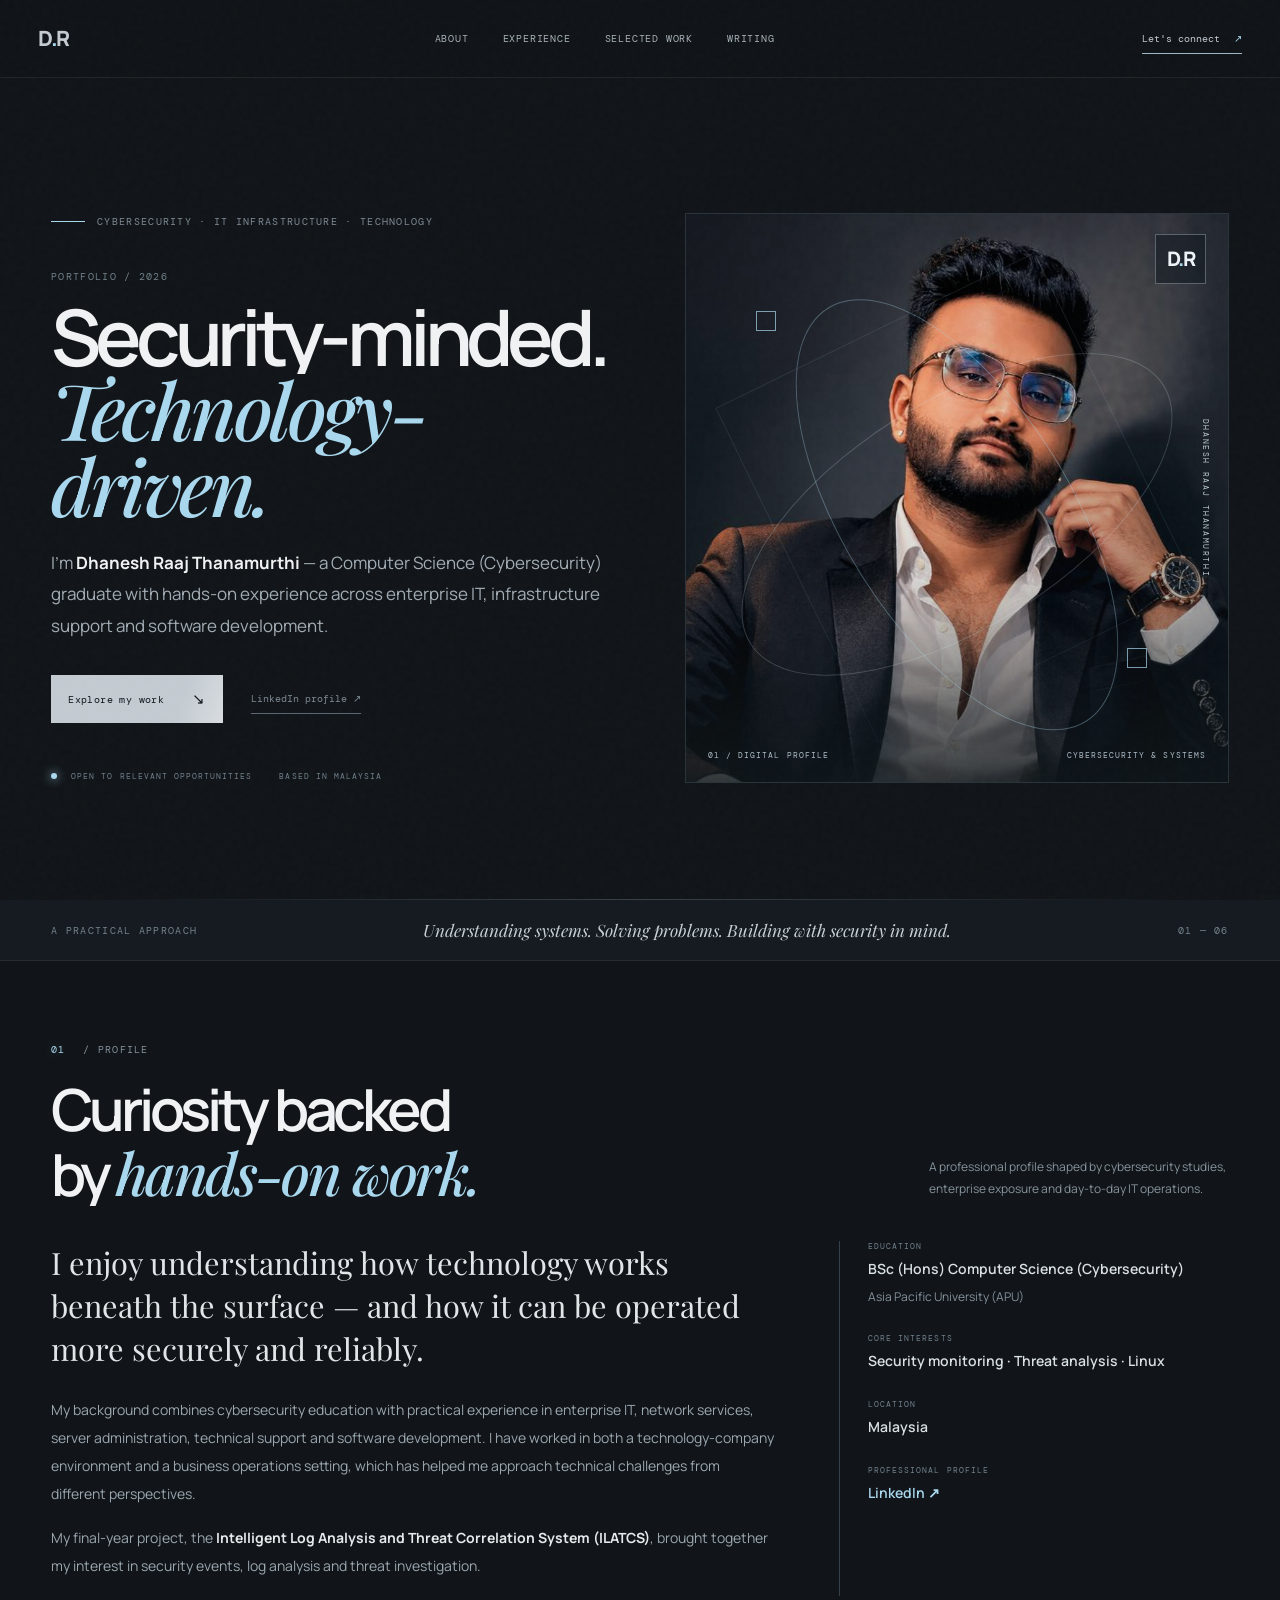
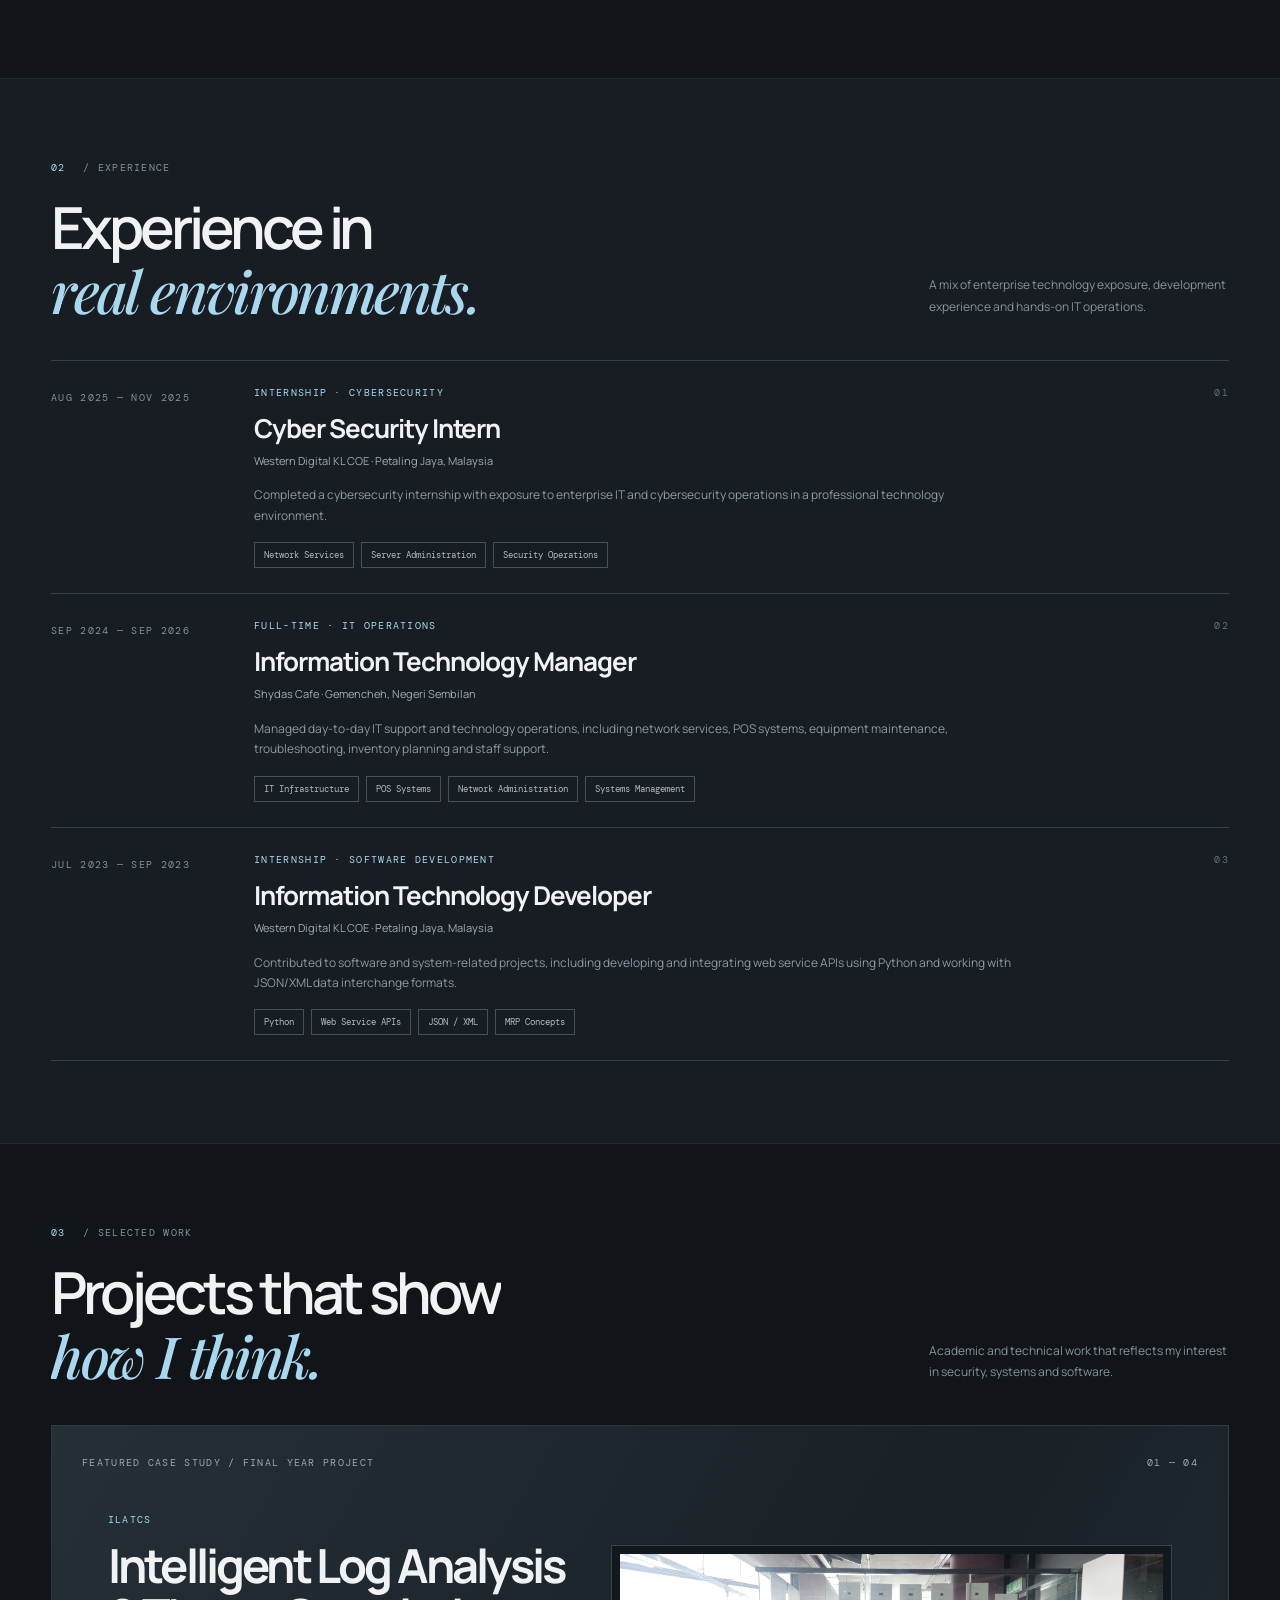
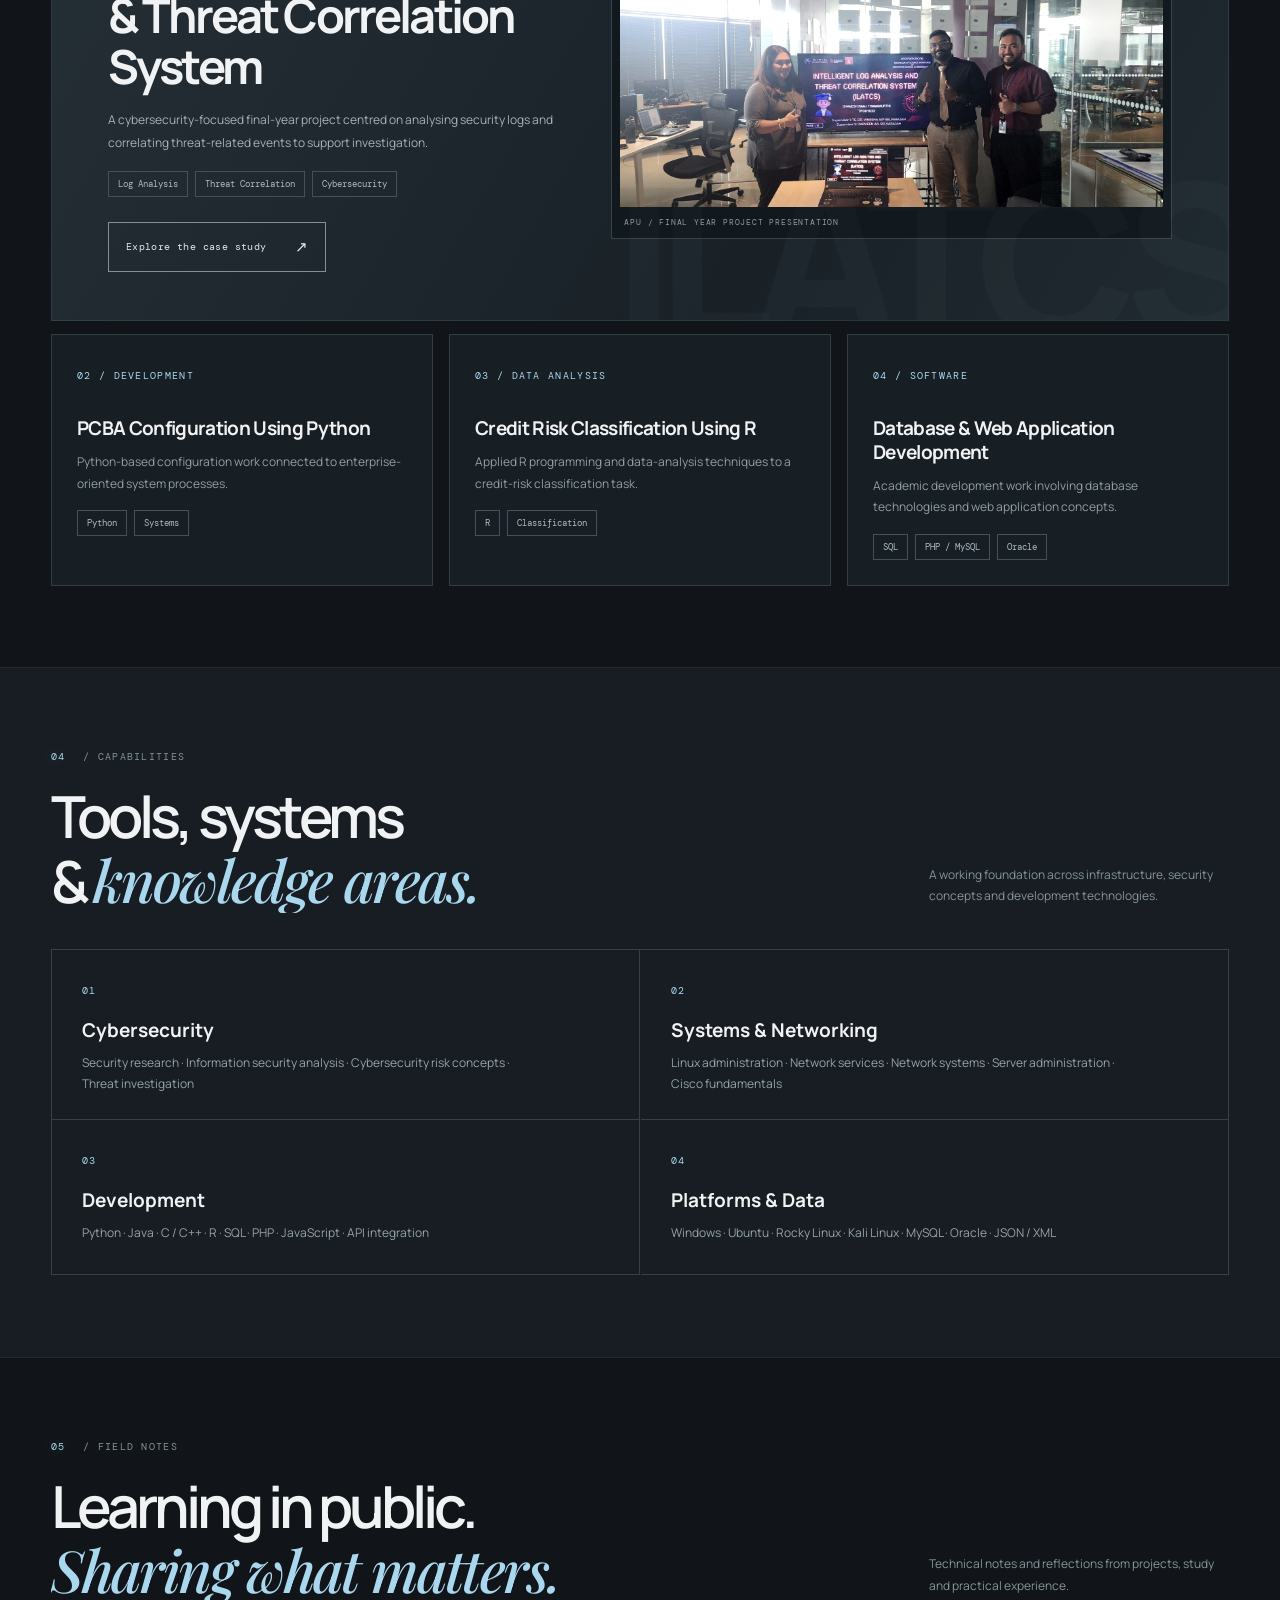
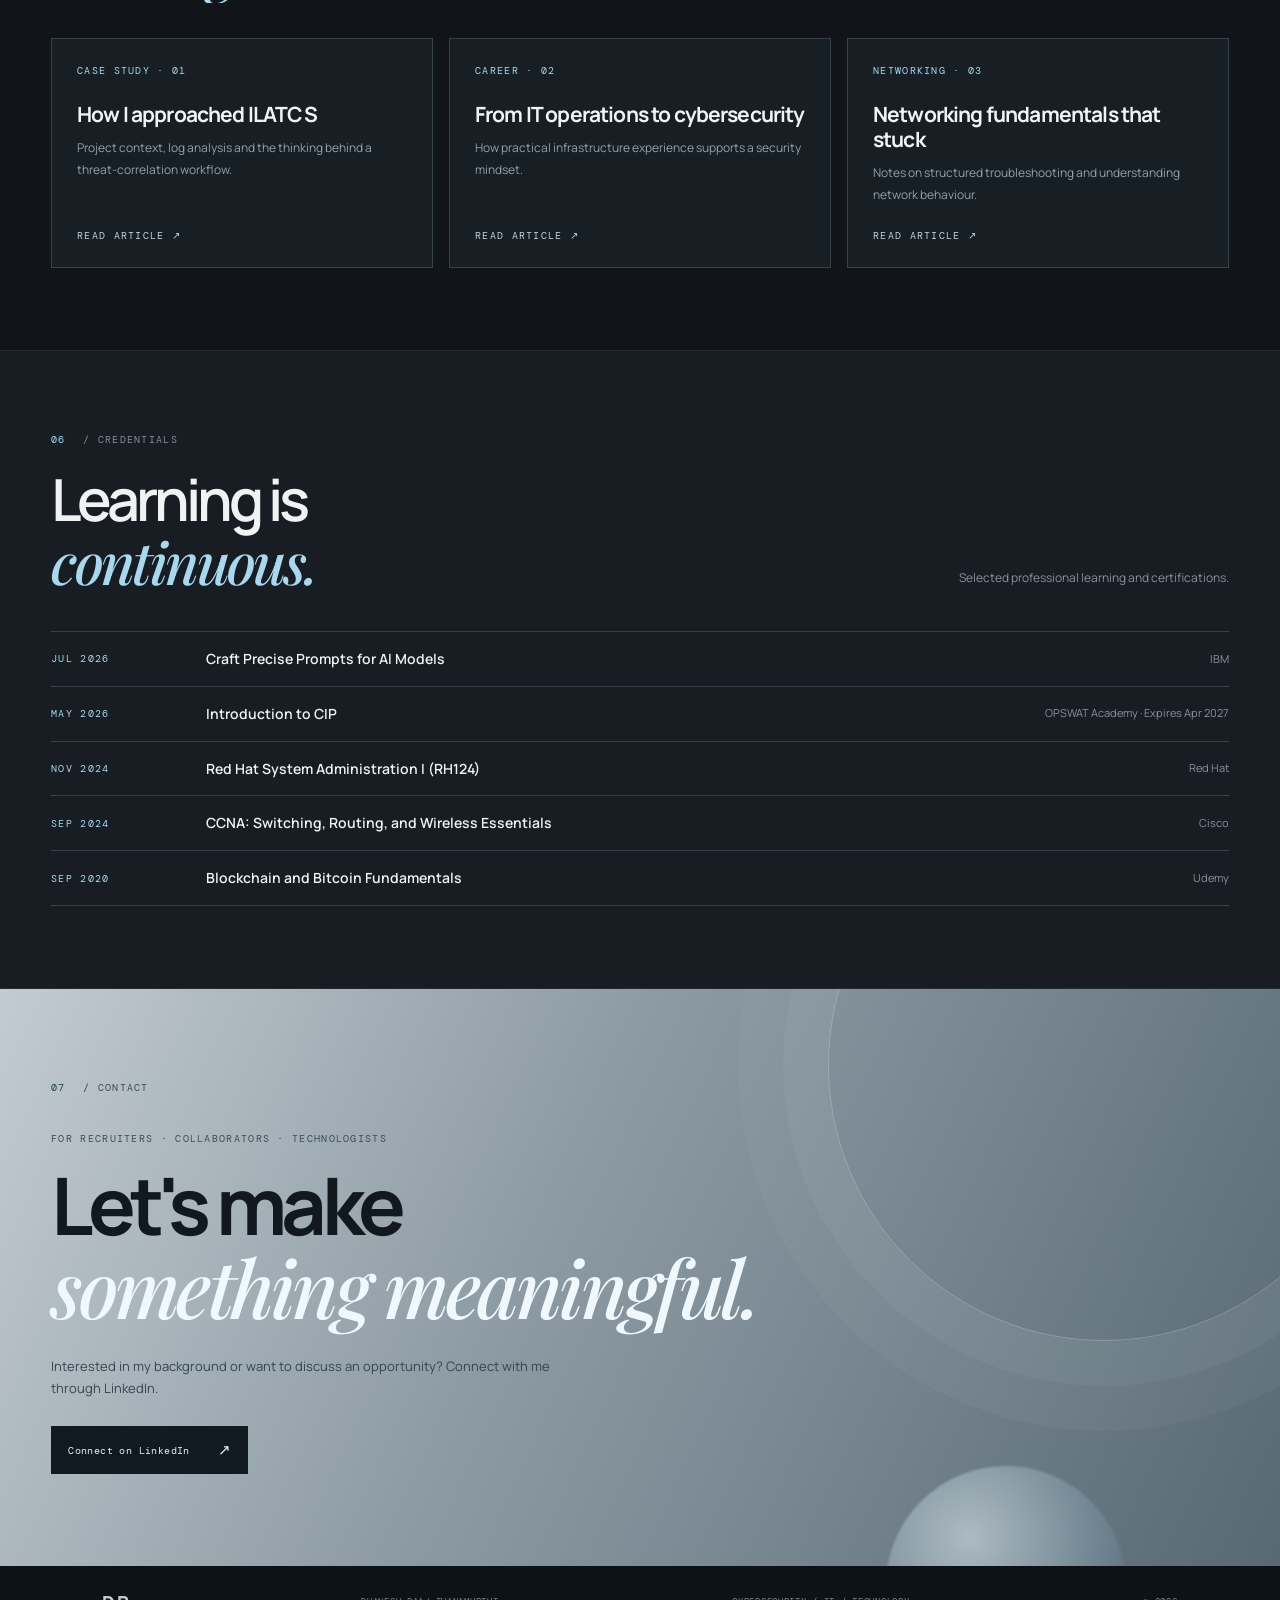
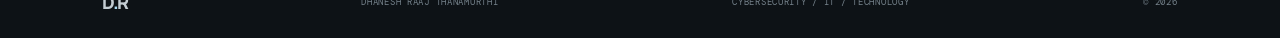
<file: index.html>
<!doctype html>
<html lang="en">
<head>
  <meta charset="utf-8">
  <meta name="viewport" content="width=device-width, initial-scale=1">
  <meta name="description" content="Dhanesh Raaj Thanamurthi — Cybersecurity, IT infrastructure and technology portfolio.">
  <meta name="theme-color" content="#101419">
  <title>Dhanesh Raaj Thanamurthi — Cybersecurity Portfolio</title>
  <link rel="preconnect" href="https://fonts.googleapis.com">
  <link rel="preconnect" href="https://fonts.gstatic.com" crossorigin>
  <link href="https://fonts.googleapis.com/css2?family=DM+Mono:wght@400;500&family=Manrope:wght@400;500;600;700;800&family=Playfair+Display:ital,wght@0,500;0,600;1,500&display=swap" rel="stylesheet">
  <link rel="stylesheet" href="style.css">
</head>
<body>
  <div class="grain"></div>
  <div class="progress" id="progress"></div>
  <header class="site-header">
    <a class="wordmark" href="#home" aria-label="Dhanesh home">D<span>.</span>R</a>
    <nav class="desktop-nav" aria-label="Main navigation">
      <a href="#about">About</a><a href="#experience">Experience</a><a href="#work">Selected work</a><a href="#writing">Writing</a>
    </nav>
    <a class="header-link" href="#contact">Let's connect <span>↗</span></a>
    <button class="menu-toggle" aria-label="Open navigation" aria-expanded="false">☰</button>
  </header>

  <main id="home">
    <section class="hero">
      <div class="hero-copy">
        <div class="eyebrow"><span class="eyebrow-line"></span> CYBERSECURITY · IT INFRASTRUCTURE · TECHNOLOGY</div>
        <p class="hero-index">PORTFOLIO / 2026</p>
        <h1 class="hero-title"><span class="title-line title-line-one">Security-minded.</span><span class="title-line title-line-two"><em>Technology-driven.</em></span></h1>
        <p class="hero-intro">I'm <strong>Dhanesh Raaj Thanamurthi</strong> — a Computer Science (Cybersecurity) graduate with hands-on experience across enterprise IT, infrastructure support and software development.</p>
        <div class="hero-actions">
          <a class="button button-light" href="#work">Explore my work <span>↘</span></a>
          <a class="text-button" href="https://www.linkedin.com/in/dhanesh-raaj-768690245/" target="_blank" rel="noreferrer">LinkedIn profile ↗</a>
        </div>
        <div class="hero-foot">
          <span><i class="status-dot"></i> OPEN TO RELEVANT OPPORTUNITIES</span>
          <span>BASED IN MALAYSIA</span>
        </div>
      </div>
      <div class="hero-art hero-art-portrait" aria-label="Professional portrait of Dhanesh Raaj">
        <img class="hero-portrait" src="assets/profile.png" alt="Dhanesh Raaj wearing a dark blazer and white shirt">
        <div class="portrait-shade"></div>
        <div class="orbit orbit-a"></div><div class="orbit orbit-b"></div>
        <div class="crosshair crosshair-one"></div><div class="crosshair crosshair-two"></div>
        <div class="portrait-monogram">D<span>.</span>R</div>
        <div class="art-caption"><span>01 / DIGITAL PROFILE</span><span>CYBERSECURITY & SYSTEMS</span></div>
        <div class="vertical-caption">DHANESH RAAJ THANAMURTHI</div>
      </div>
      <div class="hero-bottom-rule"></div>
    </section>

    <section class="intro-strip">
      <span class="strip-label">A PRACTICAL APPROACH</span>
      <p>Understanding systems. Solving problems. Building with security in mind.</p>
      <span class="strip-number">01 — 06</span>
    </section>

    <section id="about" class="section about-section">
      <div class="section-kicker"><span>01</span> / PROFILE</div>
      <div class="section-heading-row"><h2>Curiosity backed<br>by <em>hands-on work.</em></h2><p class="section-side-note">A professional profile shaped by cybersecurity studies, enterprise exposure and day-to-day IT operations.</p></div>
      <div class="about-grid">
        <div class="about-copy">
          <p class="large-copy">I enjoy understanding how technology works beneath the surface — and how it can be operated more securely and reliably.</p>
          <p>My background combines cybersecurity education with practical experience in enterprise IT, network services, server administration, technical support and software development. I have worked in both a technology-company environment and a business operations setting, which has helped me approach technical challenges from different perspectives.</p>
          <p>My final-year project, the <strong>Intelligent Log Analysis and Threat Correlation System (ILATCS)</strong>, brought together my interest in security events, log analysis and threat investigation.</p>
        </div>
        <aside class="profile-facts">
          <div><span>EDUCATION</span><strong>BSc (Hons) Computer Science (Cybersecurity)</strong><small>Asia Pacific University (APU)</small></div>
          <div><span>CORE INTERESTS</span><strong>Security monitoring · Threat analysis · Linux</strong></div>
          <div><span>LOCATION</span><strong>Malaysia</strong></div>
          <div><span>PROFESSIONAL PROFILE</span><strong><a href="https://www.linkedin.com/in/dhanesh-raaj-768690245/" target="_blank" rel="noreferrer">LinkedIn ↗</a></strong></div>
        </aside>
      </div>
    </section>

    <section id="experience" class="section experience-section">
      <div class="section-kicker"><span>02</span> / EXPERIENCE</div>
      <div class="section-heading-row"><h2>Experience in<br><em>real environments.</em></h2><p class="section-side-note">A mix of enterprise technology exposure, development experience and hands-on IT operations.</p></div>
      <div class="experience-list">
        <article class="experience-item">
          <div class="experience-date">AUG 2025 — NOV 2025</div>
          <div class="experience-main"><div class="experience-type">INTERNSHIP · CYBERSECURITY</div><h3>Cyber Security Intern</h3><p class="company">Western Digital KL COE · Petaling Jaya, Malaysia</p><p>Completed a cybersecurity internship with exposure to enterprise IT and cybersecurity operations in a professional technology environment.</p><div class="tags"><span>Network Services</span><span>Server Administration</span><span>Security Operations</span></div></div>
          <div class="experience-count">01</div>
        </article>
        <article class="experience-item">
          <div class="experience-date">SEP 2024 — SEP 2026</div>
          <div class="experience-main"><div class="experience-type">FULL-TIME · IT OPERATIONS</div><h3>Information Technology Manager</h3><p class="company">Shydas Cafe · Gemencheh, Negeri Sembilan</p><p>Managed day-to-day IT support and technology operations, including network services, POS systems, equipment maintenance, troubleshooting, inventory planning and staff support.</p><div class="tags"><span>IT Infrastructure</span><span>POS Systems</span><span>Network Administration</span><span>Systems Management</span></div></div>
          <div class="experience-count">02</div>
        </article>
        <article class="experience-item">
          <div class="experience-date">JUL 2023 — SEP 2023</div>
          <div class="experience-main"><div class="experience-type">INTERNSHIP · SOFTWARE DEVELOPMENT</div><h3>Information Technology Developer</h3><p class="company">Western Digital KL COE · Petaling Jaya, Malaysia</p><p>Contributed to software and system-related projects, including developing and integrating web service APIs using Python and working with JSON/XML data interchange formats.</p><div class="tags"><span>Python</span><span>Web Service APIs</span><span>JSON / XML</span><span>MRP Concepts</span></div></div>
          <div class="experience-count">03</div>
        </article>
      </div>
    </section>

    <section id="work" class="section work-section">
      <div class="section-kicker"><span>03</span> / SELECTED WORK</div>
      <div class="section-heading-row"><h2>Projects that show<br><em>how I think.</em></h2><p class="section-side-note">Academic and technical work that reflects my interest in security, systems and software.</p></div>
      <article class="featured-project">
        <div class="featured-top"><span>FEATURED CASE STUDY / FINAL YEAR PROJECT</span><span>01 — 04</span></div>
        <div class="featured-content">
          <div class="featured-text">
            <div class="project-label">ILATCS</div>
            <h3>Intelligent Log Analysis &amp; Threat Correlation System</h3>
            <p>A cybersecurity-focused final-year project centred on analysing security logs and correlating threat-related events to support investigation.</p>
            <div class="tags"><span>Log Analysis</span><span>Threat Correlation</span><span>Cybersecurity</span></div>
            <a class="button button-outline" href="blog/ilatcs.html">Explore the case study <span>↗</span></a>
          </div>
          <div class="featured-visual">
            <img src="assets/ilatcs-presentation.jpg" alt="Dhanesh presenting the ILATCS final-year project with supervisors">
            <div class="image-caption">APU / FINAL YEAR PROJECT PRESENTATION</div>
          </div>
        </div>
      </article>
      <div class="project-grid">
        <article class="project-card"><span>02 / DEVELOPMENT</span><h3>PCBA Configuration Using Python</h3><p>Python-based configuration work connected to enterprise-oriented system processes.</p><div class="tags"><span>Python</span><span>Systems</span></div></article>
        <article class="project-card"><span>03 / DATA ANALYSIS</span><h3>Credit Risk Classification Using R</h3><p>Applied R programming and data-analysis techniques to a credit-risk classification task.</p><div class="tags"><span>R</span><span>Classification</span></div></article>
        <article class="project-card"><span>04 / SOFTWARE</span><h3>Database &amp; Web Application Development</h3><p>Academic development work involving database technologies and web application concepts.</p><div class="tags"><span>SQL</span><span>PHP / MySQL</span><span>Oracle</span></div></article>
      </div>
    </section>

    <section class="section capabilities-section">
      <div class="section-kicker"><span>04</span> / CAPABILITIES</div>
      <div class="section-heading-row"><h2>Tools, systems<br>&amp; <em>knowledge areas.</em></h2><p class="section-side-note">A working foundation across infrastructure, security concepts and development technologies.</p></div>
      <div class="capability-grid">
        <div class="capability"><span>01</span><h3>Cybersecurity</h3><p>Security research · Information security analysis · Cybersecurity risk concepts · Threat investigation</p></div>
        <div class="capability"><span>02</span><h3>Systems &amp; Networking</h3><p>Linux administration · Network services · Network systems · Server administration · Cisco fundamentals</p></div>
        <div class="capability"><span>03</span><h3>Development</h3><p>Python · Java · C / C++ · R · SQL · PHP · JavaScript · API integration</p></div>
        <div class="capability"><span>04</span><h3>Platforms &amp; Data</h3><p>Windows · Ubuntu · Rocky Linux · Kali Linux · MySQL · Oracle · JSON / XML</p></div>
      </div>
    </section>

    <section id="writing" class="section writing-section">
      <div class="section-kicker"><span>05</span> / FIELD NOTES</div>
      <div class="section-heading-row"><h2>Learning in public.<br><em>Sharing what matters.</em></h2><p class="section-side-note">Technical notes and reflections from projects, study and practical experience.</p></div>
      <div class="writing-grid">
        <a class="writing-card" href="blog/ilatcs.html"><span>CASE STUDY · 01</span><h3>How I approached ILATCS</h3><p>Project context, log analysis and the thinking behind a threat-correlation workflow.</p><b>READ ARTICLE ↗</b></a>
        <a class="writing-card" href="blog/it-to-cyber.html"><span>CAREER · 02</span><h3>From IT operations to cybersecurity</h3><p>How practical infrastructure experience supports a security mindset.</p><b>READ ARTICLE ↗</b></a>
        <a class="writing-card" href="blog/ccna-notes.html"><span>NETWORKING · 03</span><h3>Networking fundamentals that stuck</h3><p>Notes on structured troubleshooting and understanding network behaviour.</p><b>READ ARTICLE ↗</b></a>
      </div>
    </section>

    <section class="section credentials-section">
      <div class="section-kicker"><span>06</span> / CREDENTIALS</div>
      <div class="section-heading-row"><h2>Learning is<br><em>continuous.</em></h2><p class="section-side-note">Selected professional learning and certifications.</p></div>
      <div class="credential-list">
        <div><span>JUL 2026</span><strong>Craft Precise Prompts for AI Models</strong><small>IBM</small></div>
        <div><span>MAY 2026</span><strong>Introduction to CIP</strong><small>OPSWAT Academy · Expires Apr 2027</small></div>
        <div><span>NOV 2024</span><strong>Red Hat System Administration I (RH124)</strong><small>Red Hat</small></div>
        <div><span>SEP 2024</span><strong>CCNA: Switching, Routing, and Wireless Essentials</strong><small>Cisco</small></div>
        <div><span>SEP 2020</span><strong>Blockchain and Bitcoin Fundamentals</strong><small>Udemy</small></div>
      </div>
    </section>

    <section id="contact" class="contact-section">
      <div class="contact-orb"></div>
      <div class="section-kicker"><span>07</span> / CONTACT</div>
      <p class="contact-overline">FOR RECRUITERS · COLLABORATORS · TECHNOLOGISTS</p>
      <h2>Let's make<br><em>something meaningful.</em></h2>
      <p class="contact-copy">Interested in my background or want to discuss an opportunity? Connect with me through LinkedIn.</p>
      <a class="button button-light" href="https://www.linkedin.com/in/dhanesh-raaj-768690245/" target="_blank" rel="noreferrer">Connect on LinkedIn <span>↗</span></a>
    </section>
  </main>

  <footer class="site-footer"><a class="wordmark" href="#home">D<span>.</span>R</a><span>DHANESH RAAJ THANAMURTHI</span><span>CYBERSECURITY / IT / TECHNOLOGY</span><span>© <span id="year"></span></span></footer>
  <script src="script.js"></script>
</body>
</html>
</file>
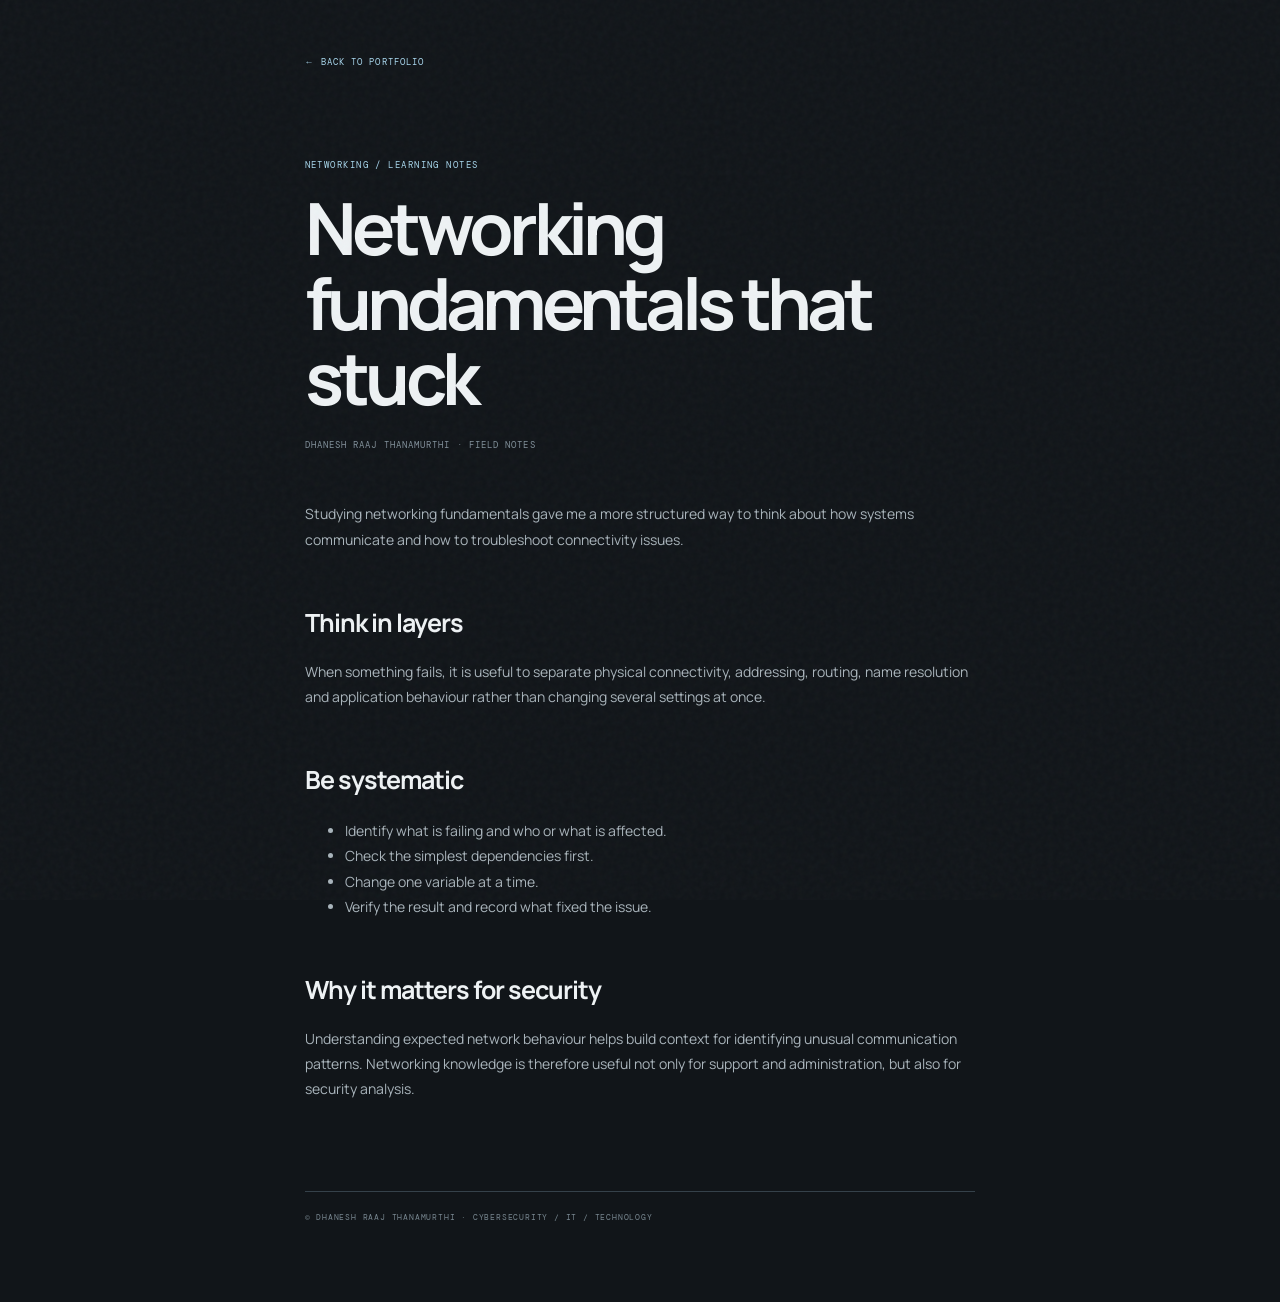
<file: blog/ccna-notes.html>
<!doctype html><html lang="en"><head><meta charset="utf-8"><meta name="viewport" content="width=device-width,initial-scale=1"><meta name="description" content="Networking fundamentals that stuck — Dhanesh Raaj"><title>Networking fundamentals that stuck | Dhanesh Raaj</title><link rel="stylesheet" href="blog.css"></head><body><div class="grain"></div><main class="wrap"><a class="back" href="../index.html#writing">← BACK TO PORTFOLIO</a><p class="kicker">NETWORKING / LEARNING NOTES</p><h1>Networking fundamentals that stuck</h1><p class="meta">DHANESH RAAJ THANAMURTHI · FIELD NOTES</p><p>Studying networking fundamentals gave me a more structured way to think about how systems communicate and how to troubleshoot connectivity issues.</p>
<h2>Think in layers</h2><p>When something fails, it is useful to separate physical connectivity, addressing, routing, name resolution and application behaviour rather than changing several settings at once.</p>
<h2>Be systematic</h2><ul><li>Identify what is failing and who or what is affected.</li><li>Check the simplest dependencies first.</li><li>Change one variable at a time.</li><li>Verify the result and record what fixed the issue.</li></ul>
<h2>Why it matters for security</h2><p>Understanding expected network behaviour helps build context for identifying unusual communication patterns. Networking knowledge is therefore useful not only for support and administration, but also for security analysis.</p><footer>© DHANESH RAAJ THANAMURTHI · CYBERSECURITY / IT / TECHNOLOGY</footer></main></body></html>
</file>
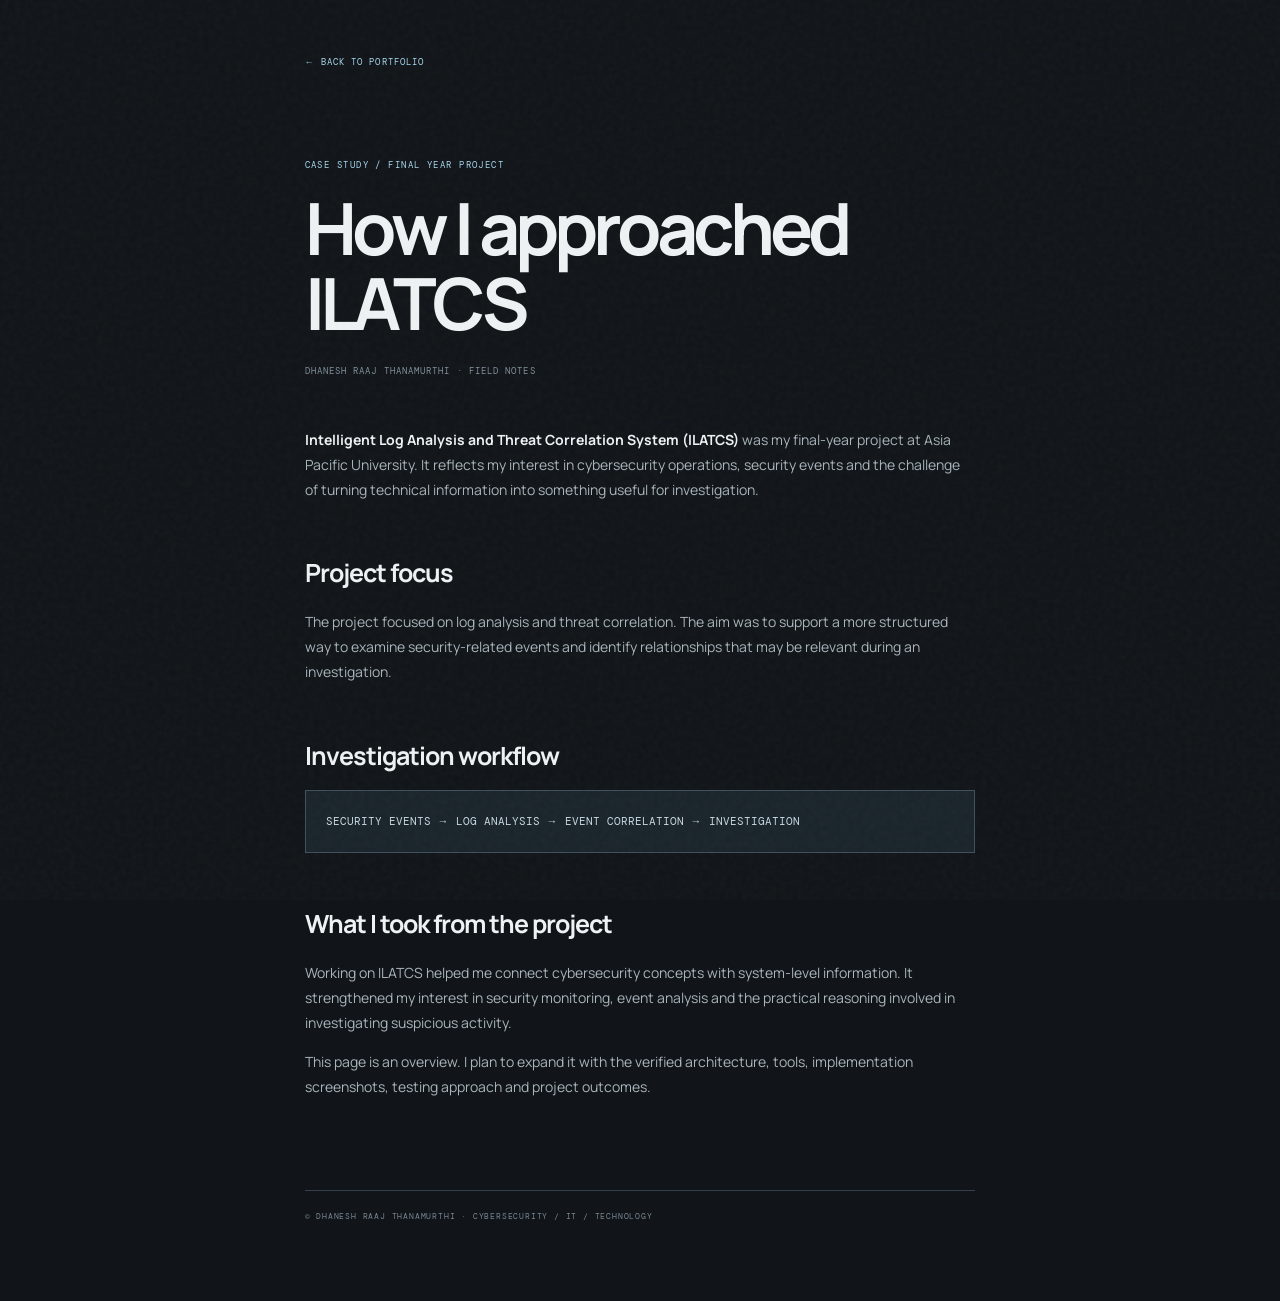
<file: blog/ilatcs.html>
<!doctype html><html lang="en"><head><meta charset="utf-8"><meta name="viewport" content="width=device-width,initial-scale=1"><meta name="description" content="How I approached ILATCS — Dhanesh Raaj"><title>How I approached ILATCS | Dhanesh Raaj</title><link rel="stylesheet" href="blog.css"></head><body><div class="grain"></div><main class="wrap"><a class="back" href="../index.html#writing">← BACK TO PORTFOLIO</a><p class="kicker">CASE STUDY / FINAL YEAR PROJECT</p><h1>How I approached ILATCS</h1><p class="meta">DHANESH RAAJ THANAMURTHI · FIELD NOTES</p><p><strong>Intelligent Log Analysis and Threat Correlation System (ILATCS)</strong> was my final-year project at Asia Pacific University. It reflects my interest in cybersecurity operations, security events and the challenge of turning technical information into something useful for investigation.</p>
<h2>Project focus</h2><p>The project focused on log analysis and threat correlation. The aim was to support a more structured way to examine security-related events and identify relationships that may be relevant during an investigation.</p>
<h2>Investigation workflow</h2><pre>SECURITY EVENTS → LOG ANALYSIS → EVENT CORRELATION → INVESTIGATION</pre>
<h2>What I took from the project</h2><p>Working on ILATCS helped me connect cybersecurity concepts with system-level information. It strengthened my interest in security monitoring, event analysis and the practical reasoning involved in investigating suspicious activity.</p>
<p>This page is an overview. I plan to expand it with the verified architecture, tools, implementation screenshots, testing approach and project outcomes.</p><footer>© DHANESH RAAJ THANAMURTHI · CYBERSECURITY / IT / TECHNOLOGY</footer></main></body></html>
</file>
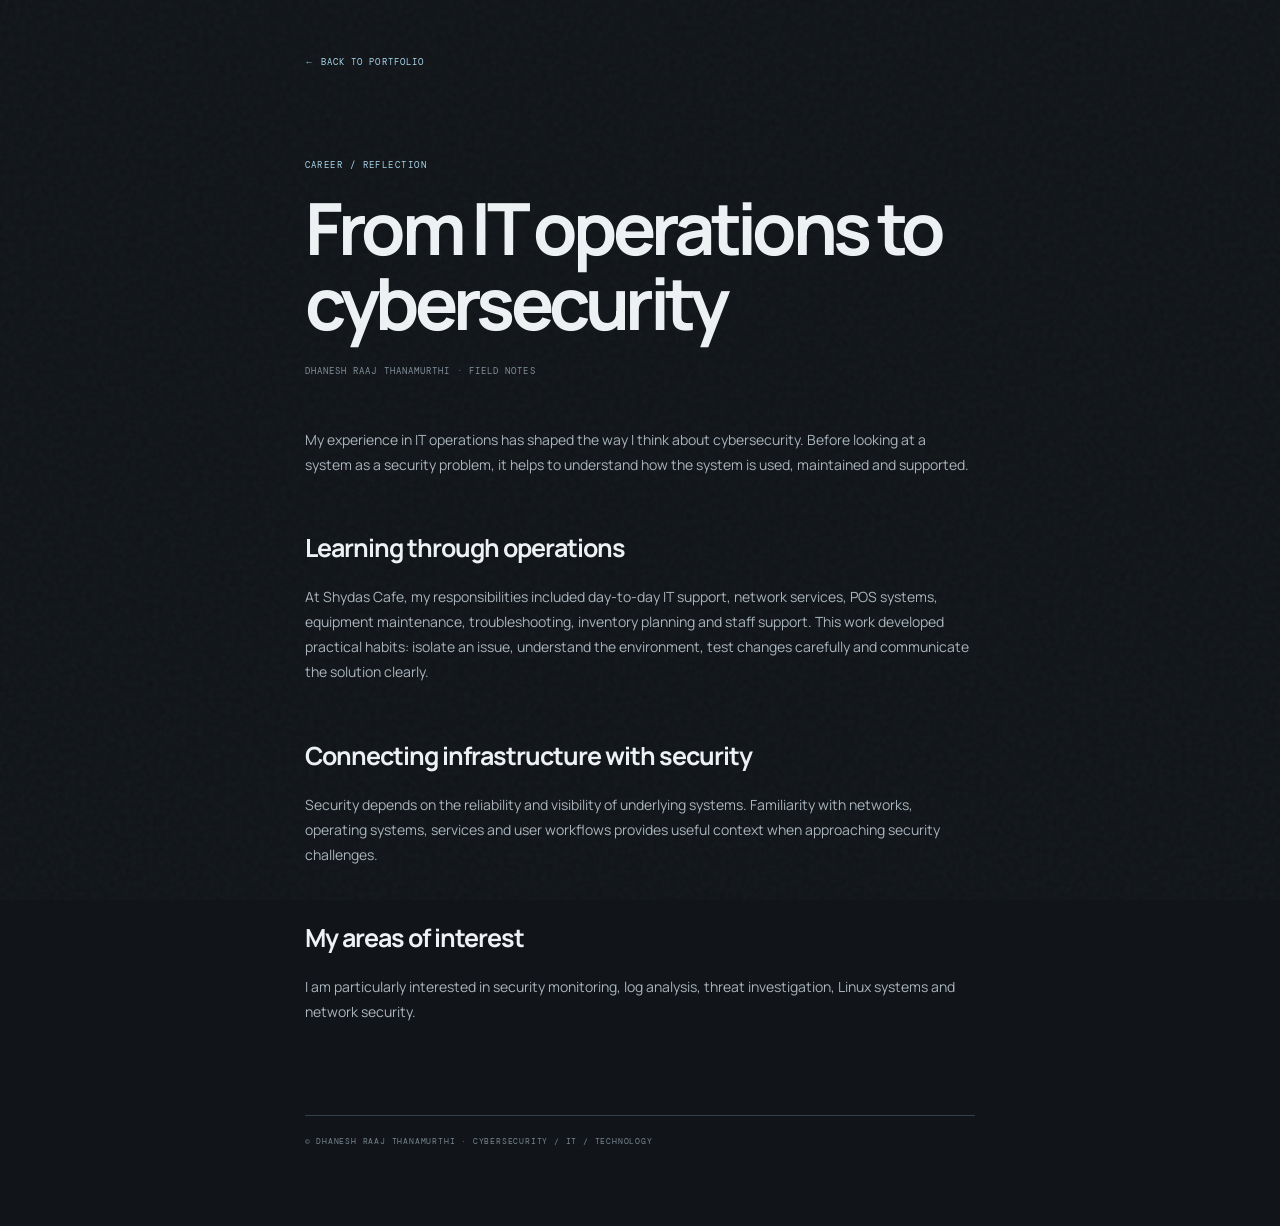
<file: blog/it-to-cyber.html>
<!doctype html><html lang="en"><head><meta charset="utf-8"><meta name="viewport" content="width=device-width,initial-scale=1"><meta name="description" content="From IT operations to cybersecurity — Dhanesh Raaj"><title>From IT operations to cybersecurity | Dhanesh Raaj</title><link rel="stylesheet" href="blog.css"></head><body><div class="grain"></div><main class="wrap"><a class="back" href="../index.html#writing">← BACK TO PORTFOLIO</a><p class="kicker">CAREER / REFLECTION</p><h1>From IT operations to cybersecurity</h1><p class="meta">DHANESH RAAJ THANAMURTHI · FIELD NOTES</p><p>My experience in IT operations has shaped the way I think about cybersecurity. Before looking at a system as a security problem, it helps to understand how the system is used, maintained and supported.</p>
<h2>Learning through operations</h2><p>At Shydas Cafe, my responsibilities included day-to-day IT support, network services, POS systems, equipment maintenance, troubleshooting, inventory planning and staff support. This work developed practical habits: isolate an issue, understand the environment, test changes carefully and communicate the solution clearly.</p>
<h2>Connecting infrastructure with security</h2><p>Security depends on the reliability and visibility of underlying systems. Familiarity with networks, operating systems, services and user workflows provides useful context when approaching security challenges.</p>
<h2>My areas of interest</h2><p>I am particularly interested in security monitoring, log analysis, threat investigation, Linux systems and network security.</p><footer>© DHANESH RAAJ THANAMURTHI · CYBERSECURITY / IT / TECHNOLOGY</footer></main></body></html>
</file>
<file: style.css>
@import url('https://fonts.googleapis.com/css2?family=DM+Mono:wght@400;500&family=Manrope:wght@400;500;600;700;800&family=Playfair+Display:ital,wght@0,500;0,600;1,500&display=swap');
:root{--bg:#111519;--bg2:#171d22;--panel:#1b2228;--ink:#f0f2f3;--muted:#a3adb5;--silver:#c4cbd1;--silver2:#7f8a94;--ice:#a9d8ee;--line:#35414a;--mono:'DM Mono',monospace;--sans:'Manrope',sans-serif;--serif:'Playfair Display',serif}
*{box-sizing:border-box;margin:0;padding:0}html{scroll-behavior:smooth;scroll-padding-top:90px}body{background:var(--bg);color:var(--ink);font-family:var(--sans);line-height:1.7;overflow-x:hidden}a{color:inherit;text-decoration:none}::selection{background:var(--ice);color:#10161b}.grain{position:fixed;inset:0;pointer-events:none;z-index:100;opacity:.045;background-image:url("data:image/svg+xml,%3Csvg viewBox='0 0 180 180' xmlns='http://www.w3.org/2000/svg'%3E%3Cfilter id='n'%3E%3CfeTurbulence type='fractalNoise' baseFrequency='.9' numOctaves='3' stitchTiles='stitch'/%3E%3C/filter%3E%3Crect width='100%25' height='100%25' filter='url(%23n)' opacity='.45'/%3E%3C/svg%3E")}.progress{position:fixed;top:0;left:0;height:2px;width:0;background:var(--ice);z-index:120;box-shadow:0 0 12px #a9d8ee88}
.site-header{height:78px;padding:0 6.5vw;display:flex;align-items:center;justify-content:space-between;border-bottom:1px solid #ffffff12;background:#111519eF;backdrop-filter:blur(18px);position:sticky;top:0;z-index:90}.wordmark{font-size:21px;font-weight:800;letter-spacing:-.09em;color:var(--silver)}.wordmark span{color:var(--ice)}.desktop-nav{display:flex;gap:34px;font:10px var(--mono);text-transform:uppercase;letter-spacing:.08em;color:#a9b2b9}.desktop-nav a,.header-link{transition:color .2s}.desktop-nav a:hover,.header-link:hover{color:var(--ice)}.header-link{font:10px var(--mono);color:var(--silver);border-bottom:1px solid #9eb8c5;padding:8px 0}.header-link span{color:var(--ice);margin-left:8px}.menu-toggle{display:none;background:none;color:var(--ink);border:0;font-size:22px}
.hero{min-height:calc(100svh - 78px);padding:90px 8vw 45px;display:grid;grid-template-columns:1.08fr .92fr;align-items:center;gap:5vw;position:relative;max-width:1600px;margin:auto}.hero-copy{position:relative;z-index:2}.eyebrow,.section-kicker,.hero-index,.strip-label,.strip-number,.hero-foot,.art-caption,.vertical-caption,.experience-type,.experience-date,.experience-count,.featured-top,.project-label,.project-card>span,.capability>span,.writing-card>span,.writing-card>b,.credential-list span,.contact-overline{font:9px var(--mono);letter-spacing:.13em}.eyebrow{display:flex;align-items:center;gap:12px;color:var(--silver2)}.eyebrow-line{height:1px;width:34px;background:var(--ice)}.hero-index{margin-top:42px;color:#71808a}.hero h1{font-size:clamp(48px,6.4vw,91px);line-height:1.03;letter-spacing:-.075em;font-weight:600;margin:18px 0 26px}.hero h1 em,.section-heading-row h2 em,.contact-section h2 em{font-family:var(--serif);font-weight:500;color:var(--ice);letter-spacing:-.045em}.hero-intro{font-size:15px;color:var(--muted);max-width:610px;line-height:1.9}.hero-intro strong{color:var(--ink);font-weight:700}.hero-actions{display:flex;align-items:center;gap:28px;margin-top:34px}.button{display:inline-flex;align-items:center;gap:28px;padding:14px 17px;font:10px var(--mono);letter-spacing:.04em;transition:transform .25s,background .25s,border .25s}.button:hover{transform:translateY(-3px)}.button-light{background:var(--silver);color:#11171c}.button-light:hover{background:var(--ice)}.button span{font-size:15px}.text-button{font:10px var(--mono);color:var(--silver2);border-bottom:1px solid #5b6871;padding:8px 0}.text-button:hover{color:var(--ice);border-color:var(--ice)}.hero-foot{display:flex;gap:27px;flex-wrap:wrap;color:#71808a;margin-top:75px;font-size:8px}.status-dot{display:inline-block;width:6px;height:6px;border-radius:50%;background:var(--ice);box-shadow:0 0 10px #a9d8ee;margin-right:8px}
.hero-art{height:min(600px,67vw);min-height:430px;position:relative;overflow:hidden;background:radial-gradient(ellipse at 52% 44%,#52616c 0,#2d3942 22%,#1b242b 48%,#12181d 75%);border:1px solid #a8bac51f;box-shadow:inset 0 0 90px #080c1080}.hero-art:before,.hero-art:after{content:"";position:absolute;inset:8%;border:1px solid #d9e6ed24;transform:rotate(26deg) scale(.78)}.hero-art:after{transform:rotate(-26deg) scale(.78);border-color:#a9d8ee24}.orb{position:absolute;border-radius:50%;filter:blur(1px)}.orb-one{width:54%;aspect-ratio:1;left:22%;top:20%;background:radial-gradient(circle at 35% 28%,#f4f6f7 0,#aab6bf 13%,#697782 38%,#35434d 63%,#1c252c 72%);box-shadow:0 0 80px #c8dce82b,inset -22px -24px 55px #090e13b0}.orb-two{width:16%;aspect-ratio:1;right:10%;top:20%;background:radial-gradient(circle at 30% 25%,#e5f7ff,#80a4b7 28%,#334b59 70%);box-shadow:0 0 55px #a9d8ee55}.orbit{position:absolute;border:1px solid #c6d8e333;border-radius:50%;width:90%;height:40%;left:5%;top:33%;transform:rotate(-32deg)}.orbit-b{transform:rotate(58deg);border-color:#a9d8ee45}.hero-monogram{position:absolute;left:50%;top:48%;transform:translate(-50%,-50%);font-size:clamp(80px,12vw,160px);font-weight:800;letter-spacing:-.12em;color:#f2f5f6d9;text-shadow:0 8px 40px #0008}.hero-monogram span{color:var(--ice)}.art-caption{position:absolute;bottom:22px;left:22px;right:22px;display:flex;justify-content:space-between;color:#aebdc7;font-size:8px}.vertical-caption{position:absolute;right:17px;top:50%;writing-mode:vertical-rl;transform:translateY(-50%);color:#b7c4cb;font-size:8px;letter-spacing:.2em}.crosshair{position:absolute;width:20px;height:20px;border:1px solid var(--ice);opacity:.7}.crosshair-one{left:13%;top:17%}.crosshair-two{right:15%;bottom:20%}
.hero-bottom-rule{position:absolute;bottom:0;left:8vw;right:8vw;height:1px;background:linear-gradient(90deg,transparent,#73828d66,transparent)}
.intro-strip{padding:25px 8vw;display:flex;align-items:center;justify-content:space-between;gap:20px;border-bottom:1px solid #ffffff12;background:#151b20}.strip-label,.strip-number{color:#75838d;font-size:8px}.intro-strip p{font:italic 17px var(--serif);color:#c8d0d5}
.section{padding:125px 9vw;max-width:1600px;margin:auto}.section-kicker{color:#83919a;font-size:9px;margin-bottom:30px}.section-kicker span{color:var(--ice);margin-right:10px}.section-heading-row{display:flex;justify-content:space-between;align-items:flex-end;gap:40px;margin-bottom:60px}.section-heading-row h2{font-size:clamp(38px,5.2vw,68px);line-height:1.08;letter-spacing:-.07em;font-weight:600}.section-side-note{max-width:300px;color:#87949c;font-size:12px;line-height:1.8;padding-bottom:6px}.about-grid{display:grid;grid-template-columns:1.25fr .75fr;gap:10vw}.about-copy{max-width:730px}.large-copy{font:clamp(22px,2.4vw,31px)/1.4 var(--serif);color:#e0e5e8;margin-bottom:26px}.about-copy p:not(.large-copy){font-size:13px;color:#9ba7af;line-height:2;margin-bottom:16px}.about-copy strong{color:#e4e9ec}.profile-facts{border-left:1px solid var(--line);padding-left:28px;display:grid;gap:26px;align-content:start}.profile-facts div{display:grid;gap:6px}.profile-facts span{font:8px var(--mono);color:#71818c;letter-spacing:.13em}.profile-facts strong{font-size:12px;font-weight:600;color:#d9e0e4}.profile-facts small{font-size:10px;color:#85939c}.profile-facts a{color:var(--ice)}
.experience-section,.capabilities-section,.credentials-section{max-width:none;background:var(--bg2);border-top:1px solid #ffffff0d;border-bottom:1px solid #ffffff0d}.experience-section>.section-kicker,.experience-section>.section-heading-row,.experience-section>.experience-list,.capabilities-section>.section-kicker,.capabilities-section>.section-heading-row,.capabilities-section>.capability-grid,.credentials-section>.section-kicker,.credentials-section>.section-heading-row,.credentials-section>.credential-list{max-width:1312px;margin-left:auto;margin-right:auto}.experience-list{border-top:1px solid var(--line)}.experience-item{display:grid;grid-template-columns:190px 1fr 45px;gap:35px;padding:35px 0;border-bottom:1px solid var(--line)}.experience-date{color:#81909a;padding-top:5px;font-size:8px}.experience-type{color:var(--ice);font-size:8px}.experience-main h3{font-size:26px;letter-spacing:-.04em;margin:7px 0 2px}.company{font-size:11px;color:#a2adb4;margin-bottom:15px}.experience-main>p:last-of-type{font-size:12px;color:#8d9aa3;max-width:760px}.experience-count{font-size:10px;color:#62717b;text-align:right}
.tags{display:flex;gap:7px;flex-wrap:wrap;margin-top:16px}.tags span{font:8px var(--mono);color:#aebbc3;border:1px solid #45515a;padding:5px 8px}
.featured-project{background:linear-gradient(120deg,#252f36,#192127 65%,#202a31);border:1px solid #68798538;padding:30px;position:relative;overflow:hidden}.featured-project:after{content:"ILATCS";position:absolute;right:-20px;bottom:-85px;font:clamp(100px,17vw,220px) var(--sans);font-weight:800;letter-spacing:-.1em;color:#e6f3fa06;pointer-events:none}.featured-top{display:flex;justify-content:space-between;color:#9aa8b1;font-size:8px}.featured-content{display:grid;grid-template-columns:.9fr 1.1fr;gap:45px;align-items:center;padding:65px 3vw 25px}.project-label{color:var(--ice);font-size:10px}.featured-text h3{font-size:clamp(29px,3.7vw,47px);line-height:1.08;letter-spacing:-.06em;margin:14px 0 17px}.featured-text>p{color:#a6b1b8;font-size:12px;line-height:1.9;max-width:500px}.button-outline{border:1px solid #81919b;color:#e3e9ed;margin-top:25px}.button-outline:hover{border-color:var(--ice);color:var(--ice)}.featured-visual{position:relative;border:1px solid #8ba0ae50;padding:8px;background:#11181e}.featured-visual img{width:100%;display:block;filter:saturate(.72) contrast(1.04)}.image-caption{font:8px var(--mono);letter-spacing:.1em;color:#8c9ba5;padding:10px 4px 3px}.project-grid{display:grid;grid-template-columns:repeat(3,1fr);gap:12px;margin-top:13px}.project-card{padding:25px;border:1px solid #313e47;background:#171e24;min-height:225px;transition:transform .3s,border-color .3s}.project-card:hover{transform:translateY(-5px);border-color:#a9d8ee70}.project-card>span{color:var(--ice);font-size:8px}.project-card h3{font-size:19px;line-height:1.25;letter-spacing:-.035em;margin:30px 0 10px}.project-card p{font-size:11px;color:#929fa7;line-height:1.8}
.capability-grid{display:grid;grid-template-columns:repeat(2,1fr);border-top:1px solid var(--line);border-left:1px solid var(--line)}.capability{padding:27px 30px;border-right:1px solid var(--line);border-bottom:1px solid var(--line);min-height:175px}.capability>span{color:var(--ice);font-size:8px}.capability h3{font-size:19px;margin:12px 0 7px}.capability p{font-size:11px;color:#96a3ab;max-width:460px}
.writing-grid{display:grid;grid-template-columns:repeat(3,1fr);gap:13px}.writing-card{display:flex;flex-direction:column;min-height:255px;padding:25px;border:1px solid #36434c;background:#171e24;transition:transform .25s,border-color .25s}.writing-card:hover{transform:translateY(-5px);border-color:#a9d8ee88}.writing-card>span{color:var(--ice);font-size:8px}.writing-card h3{font-size:21px;line-height:1.2;letter-spacing:-.04em;margin:25px 0 10px}.writing-card p{font-size:11px;color:#95a1a9;line-height:1.8}.writing-card>b{font-size:8px;color:#c3d2dc;margin-top:auto;padding-top:23px}
.credential-list{border-top:1px solid var(--line)}.credential-list>div{display:grid;grid-template-columns:130px 1fr 220px;gap:25px;align-items:center;padding:18px 0;border-bottom:1px solid var(--line)}.credential-list span{font-size:8px;color:var(--ice)}.credential-list strong{font-size:13px;font-weight:600}.credential-list small{font-size:10px;color:#87949c;text-align:right}
.contact-section{position:relative;overflow:hidden;padding:130px 9vw;background:linear-gradient(115deg,#c2cbd0 0%,#8d9ba4 42%,#586974 100%);color:#12191e}.contact-section:before{content:"";position:absolute;width:550px;height:550px;border:1px solid #eaf7ff40;border-radius:50%;right:-100px;top:-200px;box-shadow:0 0 0 45px #eaf7ff0b,0 0 0 90px #eaf7ff08}.contact-orb{position:absolute;width:240px;height:240px;border-radius:50%;right:12%;bottom:-140px;background:radial-gradient(circle at 35% 30%,#effaff,#7e98a6 55%,#3d515d);filter:blur(1px);opacity:.5}.contact-section .section-kicker{color:#394a55;position:relative}.contact-section .section-kicker span{color:#243b49}.contact-overline{color:#394d58;margin:38px 0 20px;font-size:8px}.contact-section h2{font-size:clamp(43px,6.2vw,83px);line-height:1.02;letter-spacing:-.07em;position:relative}.contact-section h2 em{color:#eff8fc}.contact-copy{max-width:500px;color:#334650;font-size:13px;margin:25px 0 27px;position:relative}.contact-section .button-light{background:#111a20;color:#eaf0f3;position:relative}.contact-section .button-light:hover{background:#273c49}
.site-footer{display:flex;align-items:center;justify-content:space-between;gap:15px;padding:24px 8vw;background:#0d1216;color:#74818a;font:8px var(--mono);letter-spacing:.08em}.site-footer .wordmark{font:800 18px var(--sans);color:#c3ccd2}
.reveal{opacity:0;transform:translateY(22px);transition:opacity .8s ease,transform .8s ease}.reveal.visible{opacity:1;transform:none}
@media(max-width:950px){.hero{grid-template-columns:1fr;padding-top:65px}.hero-art{height:520px;max-width:650px;width:100%;margin:15px auto 0}.hero-copy{max-width:800px}.about-grid{gap:5vw}.featured-content{grid-template-columns:1fr}.featured-visual{max-width:800px}.experience-item{grid-template-columns:145px 1fr 25px}.credential-list>div{grid-template-columns:100px 1fr 170px}}
@media(max-width:680px){.site-header{height:66px;padding:0 5vw}.desktop-nav{display:none;position:absolute;top:66px;left:0;right:0;padding:20px 5vw;background:#141a1f;flex-direction:column;gap:20px;border-bottom:1px solid var(--line)}.desktop-nav.open{display:flex}.menu-toggle{display:block}.header-link{margin-left:auto;margin-right:20px}.hero{padding:60px 6vw 35px;min-height:auto}.hero h1{font-size:clamp(43px,12vw,65px)}.hero-art{min-height:350px;height:95vw;max-height:480px}.hero-foot{margin-top:45px}.intro-strip{padding:20px 6vw;align-items:flex-start;flex-direction:column;gap:6px}.intro-strip p{font-size:16px}.strip-number{display:none}.section{padding:85px 6vw}.section-heading-row{display:block;margin-bottom:40px}.section-side-note{margin-top:18px}.about-grid{grid-template-columns:1fr;gap:35px}.profile-facts{border-left:0;border-top:1px solid var(--line);padding:25px 0 0;grid-template-columns:1fr 1fr;gap:22px}.experience-item{grid-template-columns:1fr 25px;gap:8px 15px;padding:28px 0}.experience-date{grid-column:1/-1}.experience-main{grid-column:1}.experience-count{grid-column:2;grid-row:2}.experience-main h3{font-size:23px}.featured-project{padding:20px}.featured-content{padding:42px 0 10px;gap:30px}.featured-text h3{font-size:34px}.project-grid,.writing-grid{grid-template-columns:1fr}.project-card{min-height:190px}.capability-grid{grid-template-columns:1fr}.capability{min-height:145px;padding:22px}.credential-list>div{grid-template-columns:1fr;gap:5px;padding:16px 0}.credential-list small{text-align:left}.contact-section{padding:90px 6vw}.site-footer{padding:22px 6vw;flex-wrap:wrap}.site-footer>span:nth-of-type(2){display:none}}
@media(prefers-reduced-motion:reduce){html{scroll-behavior:auto}.reveal{opacity:1;transform:none;transition:none}*{animation-duration:.01ms!important;transition-duration:.01ms!important}}

/* Version 3.0 portrait treatment */
.hero-art-portrait{background:#172027;isolation:isolate}
.hero-portrait{position:absolute;inset:0;width:100%;height:100%;object-fit:cover;object-position:center 34%;z-index:0;filter:saturate(.78) contrast(1.04)}
.portrait-shade{position:absolute;inset:0;z-index:1;background:linear-gradient(180deg,#10171b05 35%,#10171b30 68%,#10171bd9 100%),linear-gradient(90deg,#10171b18,#10171b00 45%,#10171b35)}
.hero-art-portrait .orbit{z-index:2;pointer-events:none;border-color:#d8e9f333}
.hero-art-portrait .orbit-b{border-color:#a9d8ee55}
.hero-art-portrait .crosshair{z-index:3}
.portrait-monogram{position:absolute;right:22px;top:20px;z-index:3;font-size:20px;font-weight:800;letter-spacing:-.09em;color:#eef4f7;background:#1119208c;border:1px solid #d5e5ee55;padding:7px 11px;backdrop-filter:blur(10px)}
.portrait-monogram span{color:var(--ice)}
.hero-art-portrait .art-caption,.hero-art-portrait .vertical-caption{z-index:3}
@media(max-width:680px){.hero-portrait{object-position:center 30%}}


/* CINEMATIC MOTION PACK — restrained, accessible animations */
@keyframes heroCopyIn {
  from { opacity: 0; transform: translate3d(0, 26px, 0); filter: blur(5px); }
  to   { opacity: 1; transform: translate3d(0, 0, 0); filter: blur(0); }
}
@keyframes heroArtIn {
  from { opacity: 0; transform: translate3d(24px, 0, 0) scale(.965); filter: blur(7px); }
  to   { opacity: 1; transform: translate3d(0, 0, 0) scale(1); filter: blur(0); }
}
@keyframes portraitDrift {
  0%, 100% { transform: scale(1.025) translate3d(0, 0, 0); }
  50%      { transform: scale(1.065) translate3d(0, -5px, 0); }
}
@keyframes orbitRotate {
  from { transform: rotate(-32deg); }
  to   { transform: rotate(328deg); }
}
@keyframes orbitRotateReverse {
  from { transform: rotate(58deg); }
  to   { transform: rotate(-302deg); }
}
@keyframes icePulse {
  0%, 100% { box-shadow: 0 0 0 0 #a9d8ee00; opacity: .65; }
  50%      { box-shadow: 0 0 18px 2px #a9d8ee38; opacity: 1; }
}
@keyframes captionFade {
  from { opacity: 0; letter-spacing: .22em; }
  to   { opacity: 1; letter-spacing: .13em; }
}
@keyframes buttonArrow {
  0%, 100% { transform: translate(0, 0); }
  50%      { transform: translate(3px, -3px); }
}
@keyframes softGlow {
  0%, 100% { opacity: .25; }
  50%      { opacity: .6; }
}
.hero-copy:not(.visible) { animation: heroCopyIn 1s cubic-bezier(.2,.7,.2,1) both; }
.hero-art:not(.visible) { animation: heroArtIn 1.2s .18s cubic-bezier(.2,.7,.2,1) both; }
.hero-art-portrait .hero-portrait { animation: portraitDrift 16s ease-in-out infinite; }
.hero-art-portrait .orbit-a { animation: orbitRotate 42s linear infinite; }
.hero-art-portrait .orbit-b { animation: orbitRotateReverse 54s linear infinite; }
.hero-art-portrait .crosshair-one { animation: icePulse 4.5s ease-in-out infinite; }
.hero-art-portrait .crosshair-two { animation: icePulse 5.5s 1s ease-in-out infinite; }
.hero-art-portrait .art-caption { animation: captionFade 1.2s .8s both; }
.hero-actions .button span { display: inline-block; animation: buttonArrow 2.8s ease-in-out infinite; }
.hero-art { will-change: transform; transition: transform .25s ease-out; }
.project-card, .writing-card, .capability { will-change: transform; }
.project-card:hover, .writing-card:hover { box-shadow: 0 16px 40px #00000035; }
.section-kicker span { text-shadow: 0 0 14px #a9d8ee55; }
.contact-orb { animation: softGlow 7s ease-in-out infinite; }

@media (prefers-reduced-motion: reduce) {
  .hero-copy:not(.visible), .hero-art:not(.visible),
  .hero-art-portrait .hero-portrait, .hero-art-portrait .orbit-a,
  .hero-art-portrait .orbit-b, .hero-art-portrait .crosshair-one,
  .hero-art-portrait .crosshair-two, .hero-art-portrait .art-caption,
  .hero-actions .button span, .contact-orb {
    animation: none !important;
  }
  .hero-art { transition: none; }
}


/* SPACING & CONTENT DENSITY UPDATE — wider use of desktop canvas */
@media (min-width: 1100px) {
  .site-header { padding-left: 4.5vw; padding-right: 4.5vw; }
  .hero {
    max-width: 1900px;
    padding-left: 5.5vw;
    padding-right: 5.5vw;
    gap: 4vw;
  }
  .hero-copy { max-width: 760px; }
  .hero-art { width: 100%; }
  .section {
    max-width: 1900px;
    padding: 92px 5.5vw;
  }
  .experience-section, .capabilities-section, .credentials-section {
    max-width: none;
  }
  .experience-section > .section-kicker,
  .experience-section > .section-heading-row,
  .experience-section > .experience-list,
  .capabilities-section > .section-kicker,
  .capabilities-section > .section-heading-row,
  .capabilities-section > .capability-grid,
  .credentials-section > .section-kicker,
  .credentials-section > .section-heading-row,
  .credentials-section > .credential-list {
    max-width: 1580px;
  }
  .section-heading-row { margin-bottom: 44px; }
  .about-grid { gap: 7vw; }
  .featured-content { gap: 5vw; padding-left: 2vw; padding-right: 2vw; }
  .project-grid, .writing-grid { gap: 18px; }
  .project-card, .writing-card { padding: 29px; }
  .capability { padding: 32px 36px; }
  .contact-section { padding: 105px 5.5vw; }
}
@media (min-width: 1500px) {
  .hero { grid-template-columns: 1fr 1fr; }
  .hero-art { height: min(680px, 42vw); }
  .hero h1 { font-size: clamp(72px, 5.2vw, 100px); }
  .section-heading-row h2 { font-size: clamp(58px, 4.2vw, 78px); }
}
@media (min-width: 681px) and (max-width: 1099px) {
  .hero { padding-left: 6vw; padding-right: 6vw; }
  .section { padding: 88px 6vw; }
  .experience-section > .section-kicker,
  .experience-section > .section-heading-row,
  .experience-section > .experience-list,
  .capabilities-section > .section-kicker,
  .capabilities-section > .section-heading-row,
  .capabilities-section > .capability-grid,
  .credentials-section > .section-kicker,
  .credentials-section > .section-heading-row,
  .credentials-section > .credential-list {
    margin-left: 0;
    margin-right: 0;
  }
}
/* Slightly tighter vertical rhythm so sections feel connected, not empty. */
@media (min-width: 681px) {
  .intro-strip { padding-top: 20px; padding-bottom: 20px; }
  .section-kicker { margin-bottom: 22px; }
  .experience-item { padding-top: 27px; padding-bottom: 27px; }
  .project-card { min-height: 205px; }
  .writing-card { min-height: 225px; }
  .credential-list > div { padding-top: 15px; padding-bottom: 15px; }
}


/* VERSION 3.3 — READABILITY, FULLER WIDTH & MORE VISIBLE CINEMATIC MOTION */
@media (min-width: 1100px) {
  .site-header { padding-left: 3.5vw; padding-right: 3.5vw; }
  .hero {
    width: 100%;
    max-width: 2000px;
    min-height: calc(100svh - 78px);
    padding: 72px 5vw 55px;
    grid-template-columns: minmax(0, 1.02fr) minmax(440px, .98fr);
    gap: 5vw;
  }
  .hero-copy { max-width: 850px; }
  .hero-art { min-height: 560px; height: min(680px, 42vw); }
  .section {
    width: 100%;
    max-width: 2000px;
    padding: 105px 5vw;
  }
  .experience-section, .capabilities-section, .credentials-section { max-width: none; }
  .experience-section > .section-kicker,
  .experience-section > .section-heading-row,
  .experience-section > .experience-list,
  .capabilities-section > .section-kicker,
  .capabilities-section > .section-heading-row,
  .capabilities-section > .capability-grid,
  .credentials-section > .section-kicker,
  .credentials-section > .section-heading-row,
  .credentials-section > .credential-list {
    max-width: 1780px;
  }
  .contact-section { padding-left: 5vw; padding-right: 5vw; }
  .intro-strip { padding-left: 5vw; padding-right: 5vw; }
}
@media (min-width: 1500px) {
  .hero h1 { font-size: clamp(82px, 5.6vw, 112px); }
  .hero-intro { font-size: 17px; max-width: 700px; }
  .hero-foot { font-size: 10px; }
  .section-heading-row h2 { font-size: clamp(64px, 4.6vw, 88px); }
  .section-side-note { font-size: 14px; max-width: 390px; }
  .about-copy p:not(.large-copy) { font-size: 15px; }
  .large-copy { font-size: clamp(27px, 2.4vw, 36px); }
  .experience-main h3 { font-size: 30px; }
  .experience-main > p:last-of-type { font-size: 14px; }
  .company { font-size: 13px; }
  .project-card h3, .writing-card h3 { font-size: 23px; }
  .project-card p, .writing-card p, .capability p { font-size: 13px; }
  .credential-list strong { font-size: 15px; }
  .credential-list small { font-size: 12px; }
  .contact-copy { font-size: 15px; }
}
@media (min-width: 681px) {
  /* Improve small labels and supporting copy across the full page. */
  .eyebrow, .hero-index, .section-kicker, .experience-type,
  .experience-date, .experience-count, .featured-top,
  .project-label, .project-card > span, .capability > span,
  .writing-card > span, .writing-card > b, .credential-list span,
  .contact-overline, .strip-label, .strip-number {
    font-size: 10px;
  }
  .profile-facts strong { font-size: 14px; }
  .profile-facts small { font-size: 12px; }
  .about-copy p:not(.large-copy) { font-size: 14px; }
  .experience-main > p:last-of-type { font-size: 13px; }
  .project-card p, .writing-card p, .capability p { font-size: 12px; }
  .tags span { font-size: 9px; padding: 6px 9px; }
  .credential-list strong { font-size: 14px; }
  .credential-list small { font-size: 11px; }
  .site-footer { font-size: 9px; }
}

/* Make the motion noticeable while remaining polished, not distracting. */
@keyframes heroHeadlineReveal {
  0% { opacity: 0; transform: translateY(34px); clip-path: inset(0 0 100% 0); }
  100% { opacity: 1; transform: translateY(0); clip-path: inset(0 0 0 0); }
}
@keyframes portraitEntrance {
  0% { opacity: 0; transform: translateX(42px) scale(.94); filter: blur(9px) brightness(.7); }
  100% { opacity: 1; transform: translateX(0) scale(1); filter: blur(0) brightness(1); }
}
@keyframes portraitFloat {
  0%,100% { transform: scale(1.025) translateY(0); }
  50% { transform: scale(1.085) translateY(-9px); }
}
@keyframes orbitSweepA {
  from { transform: rotate(-32deg); }
  to { transform: rotate(328deg); }
}
@keyframes orbitSweepB {
  from { transform: rotate(58deg); }
  to { transform: rotate(418deg); }
}
@keyframes iceMarkerPulse {
  0%,100% { opacity: .45; box-shadow: 0 0 0 0 #a9d8ee00; }
  50% { opacity: 1; box-shadow: 0 0 22px 4px #a9d8ee55; }
}
@keyframes buttonShimmer {
  0% { background-position: -180% 0; }
  100% { background-position: 180% 0; }
}
.hero-copy.visible h1 { animation: heroHeadlineReveal 1.15s cubic-bezier(.18,.72,.2,1) both; }
.hero-copy.visible .hero-intro { animation: fadeUp .9s .35s both; }
.hero-copy.visible .hero-actions { animation: fadeUp .9s .55s both; }
.hero-art.visible { animation: portraitEntrance 1.25s .12s cubic-bezier(.18,.72,.2,1) both; }
.hero-art-portrait .hero-portrait { animation: portraitFloat 11s ease-in-out infinite; }
.hero-art-portrait .orbit-a { animation: orbitSweepA 24s linear infinite; }
.hero-art-portrait .orbit-b { animation: orbitSweepB 31s linear infinite; }
.hero-art-portrait .crosshair-one,
.hero-art-portrait .crosshair-two { animation: iceMarkerPulse 3s ease-in-out infinite; }
.hero-art-portrait .crosshair-two { animation-delay: 1.2s; }
.button-light { background-image: linear-gradient(110deg, transparent 35%, #ffffff65 50%, transparent 65%); background-size: 220% 100%; }
.button-light:hover { animation: buttonShimmer .9s ease; }
.reveal { transition: opacity .9s ease, transform .9s cubic-bezier(.2,.7,.2,1); }
.experience-item.reveal, .project-card.reveal, .writing-card.reveal,
.capability.reveal, .credential-list > div.reveal { transform: translateY(32px); }
.experience-item.reveal.visible, .project-card.reveal.visible, .writing-card.reveal.visible,
.capability.reveal.visible, .credential-list > div.reveal.visible { transform: translateY(0); }
@keyframes fadeUp {
  from { opacity: 0; transform: translateY(18px); }
  to { opacity: 1; transform: translateY(0); }
}
@media (max-width: 680px) {
  .hero-intro { font-size: 14px; }
  .section { padding-top: 72px; padding-bottom: 72px; }
  .about-copy p:not(.large-copy) { font-size: 13px; }
  .project-card p, .writing-card p, .capability p { font-size: 12px; }
}
@media (prefers-reduced-motion: reduce) {
  .hero-copy.visible h1, .hero-copy.visible .hero-intro,
  .hero-copy.visible .hero-actions, .hero-art.visible,
  .hero-art-portrait .hero-portrait, .hero-art-portrait .orbit-a,
  .hero-art-portrait .orbit-b, .hero-art-portrait .crosshair-one,
  .hero-art-portrait .crosshair-two, .button-light:hover {
    animation: none !important;
  }
}


/* VERSION 3.4 — FULLER CANVAS, COMPACT RHYTHM & TYPOGRAPHY MOTION */
@media (min-width: 1100px) {
  .site-header { padding-left: 3vw; padding-right: 3vw; }
  .hero {
    width: 100%;
    max-width: 2100px;
    padding: 56px 4vw 38px;
    min-height: calc(100svh - 78px);
    grid-template-columns: minmax(0, 1.04fr) minmax(480px, .96fr);
    gap: 3.5vw;
  }
  .hero-copy { max-width: 920px; }
  .hero h1 { font-size: clamp(78px, 6vw, 116px); line-height: .94; margin: 17px 0 23px; }
  .hero-art { height: min(690px, 43vw); min-height: 570px; }
  .hero-intro { max-width: 760px; font-size: 17px; line-height: 1.85; }
  .hero-foot { margin-top: 48px; }
  .intro-strip { padding: 19px 4vw; }
  .section {
    width: 100%;
    max-width: 2100px;
    padding: 82px 4vw;
  }
  .experience-section, .capabilities-section, .credentials-section { max-width: none; }
  .experience-section > .section-kicker,
  .experience-section > .section-heading-row,
  .experience-section > .experience-list,
  .capabilities-section > .section-kicker,
  .capabilities-section > .section-heading-row,
  .capabilities-section > .capability-grid,
  .credentials-section > .section-kicker,
  .credentials-section > .section-heading-row,
  .credentials-section > .credential-list { max-width: 1900px; }
  .section-heading-row { margin-bottom: 36px; }
  .section-heading-row h2 { font-size: clamp(58px, 4.5vw, 86px); }
  .about-grid { grid-template-columns: 1.3fr .7fr; gap: 5vw; }
  .experience-item { grid-template-columns: 175px minmax(0, 1fr) 35px; gap: 28px; padding: 25px 0; }
  .featured-content { gap: 3.5vw; padding: 44px 2vw 18px; }
  .project-grid, .writing-grid { gap: 16px; }
  .project-card, .writing-card { padding: 25px; }
  .project-card { min-height: 195px; }
  .writing-card { min-height: 220px; }
  .capability { padding: 25px 30px; min-height: 155px; }
  .contact-section { padding: 92px 4vw; }
}
@media (min-width: 1500px) {
  .hero h1 { font-size: clamp(90px, 6.15vw, 124px); }
  .hero-art { height: min(720px, 43vw); }
  .hero-intro { font-size: 18px; }
  .section-heading-row h2 { font-size: clamp(68px, 4.5vw, 92px); }
  .about-copy p:not(.large-copy) { font-size: 15px; }
  .large-copy { font-size: 34px; }
  .experience-main h3 { font-size: 29px; }
  .experience-main > p:last-of-type { font-size: 14px; }
  .project-card h3, .writing-card h3 { font-size: 23px; }
  .project-card p, .writing-card p, .capability p { font-size: 13px; }
  .credential-list strong { font-size: 15px; }
}
@media (min-width: 681px) {
  .section-kicker, .eyebrow, .hero-index, .experience-type,
  .experience-date, .experience-count, .featured-top, .project-label,
  .project-card > span, .capability > span, .writing-card > span,
  .writing-card > b, .credential-list span, .contact-overline { font-size: 10px; }
  .profile-facts strong { font-size: 14px; }
  .profile-facts small { font-size: 12px; }
  .about-copy p:not(.large-copy) { font-size: 14px; }
  .experience-main > p:last-of-type, .project-card p, .writing-card p,
  .capability p { font-size: 12px; }
  .tags span { font-size: 9px; }
  .credential-list strong { font-size: 14px; }
  .credential-list small { font-size: 11px; }
}

/* Animated text: each hero line enters separately; section titles reveal on scroll. */
@keyframes textLineIn {
  0% { opacity: 0; transform: translateY(42px); filter: blur(7px); clip-path: inset(0 0 100% 0); }
  100% { opacity: 1; transform: translateY(0); filter: blur(0); clip-path: inset(0 0 0 0); }
}
@keyframes bodyTextIn {
  from { opacity: 0; transform: translateY(17px); }
  to { opacity: 1; transform: translateY(0); }
}
.hero-title { overflow: visible; }
.hero-title .title-line { display: block; opacity: 0; }
.hero-copy.visible .title-line-one { animation: textLineIn .95s .12s cubic-bezier(.2,.7,.2,1) forwards; }
.hero-copy.visible .title-line-two { animation: textLineIn 1.05s .34s cubic-bezier(.2,.7,.2,1) forwards; }
.hero-copy.visible .eyebrow { animation: bodyTextIn .7s .05s both; }
.hero-copy.visible .hero-index { animation: bodyTextIn .7s .2s both; }
.hero-copy.visible .hero-intro { animation: bodyTextIn .85s .62s both; }
.hero-copy.visible .hero-actions { animation: bodyTextIn .85s .78s both; }
.section.visible .section-heading-row h2 { animation: textLineIn .9s .05s both; }
.section.visible .section-side-note { animation: bodyTextIn .85s .25s both; }
.section.visible .large-copy { animation: bodyTextIn .85s .2s both; }
.section.visible .about-copy > p:not(.large-copy) { animation: bodyTextIn .8s .32s both; }
.experience-item.visible .experience-main { animation: bodyTextIn .75s both; }
.project-card.visible, .writing-card.visible, .capability.visible,
.credential-list > div.visible { animation: bodyTextIn .8s both; }
@media (max-width: 680px) {
  .hero { padding-top: 48px; }
  .hero h1 { font-size: clamp(44px, 11.5vw, 65px); }
  .hero-intro { font-size: 14px; }
  .section { padding: 68px 6vw; }
  .hero-title .title-line { display: block; }
}
@media (prefers-reduced-motion: reduce) {
  .hero-copy.visible .title-line-one, .hero-copy.visible .title-line-two,
  .hero-copy.visible .eyebrow, .hero-copy.visible .hero-index,
  .hero-copy.visible .hero-intro, .hero-copy.visible .hero-actions,
  .section.visible .section-heading-row h2,
  .section.visible .section-side-note, .section.visible .large-copy,
  .section.visible .about-copy > p:not(.large-copy),
  .experience-item.visible .experience-main,
  .project-card.visible, .writing-card.visible, .capability.visible,
  .credential-list > div.visible { animation: none !important; opacity: 1; transform: none; filter: none; }
}
</file>
<file: blog/blog.css>
@import url('https://fonts.googleapis.com/css2?family=DM+Mono:wght@400;500&family=Manrope:wght@400;500;600;700&family=Playfair+Display:ital,wght@0,500;1,500&display=swap');
*{box-sizing:border-box}body{margin:0;background:#111519;color:#eef2f4;font-family:Manrope,Arial,sans-serif;line-height:1.8}.grain{position:fixed;inset:0;pointer-events:none;opacity:.035;background-image:url("data:image/svg+xml,%3Csvg viewBox='0 0 180 180' xmlns='http://www.w3.org/2000/svg'%3E%3Cfilter id='n'%3E%3CfeTurbulence type='fractalNoise' baseFrequency='.9' numOctaves='3'/%3E%3C/filter%3E%3Crect width='100%25' height='100%25' filter='url(%23n)'/%3E%3C/svg%3E")}.wrap{max-width:850px;margin:auto;padding:45px 7vw 80px}.back{font:9px 'DM Mono';letter-spacing:.12em;color:#a9d8ee;text-decoration:none}.kicker{font:9px 'DM Mono';letter-spacing:.16em;color:#a9d8ee;margin-top:85px}.meta{font:9px 'DM Mono';color:#81909a;letter-spacing:.12em;margin:24px 0 50px}h1{font-size:clamp(39px,7vw,72px);line-height:1.04;letter-spacing:-.065em;margin:20px 0}h2{font-size:25px;letter-spacing:-.04em;margin:48px 0 12px}p,li{font-size:14px;color:#a9b4bb}strong{color:#edf2f4}a{color:#a9d8ee}pre{background:#1a242b;border:1px solid #40505b;padding:20px;overflow:auto;color:#c8d9e2;font:11px/1.9 'DM Mono'}footer{margin-top:90px;padding-top:20px;border-top:1px solid #35414a;font:8px 'DM Mono';color:#788790;letter-spacing:.1em}
</file>
